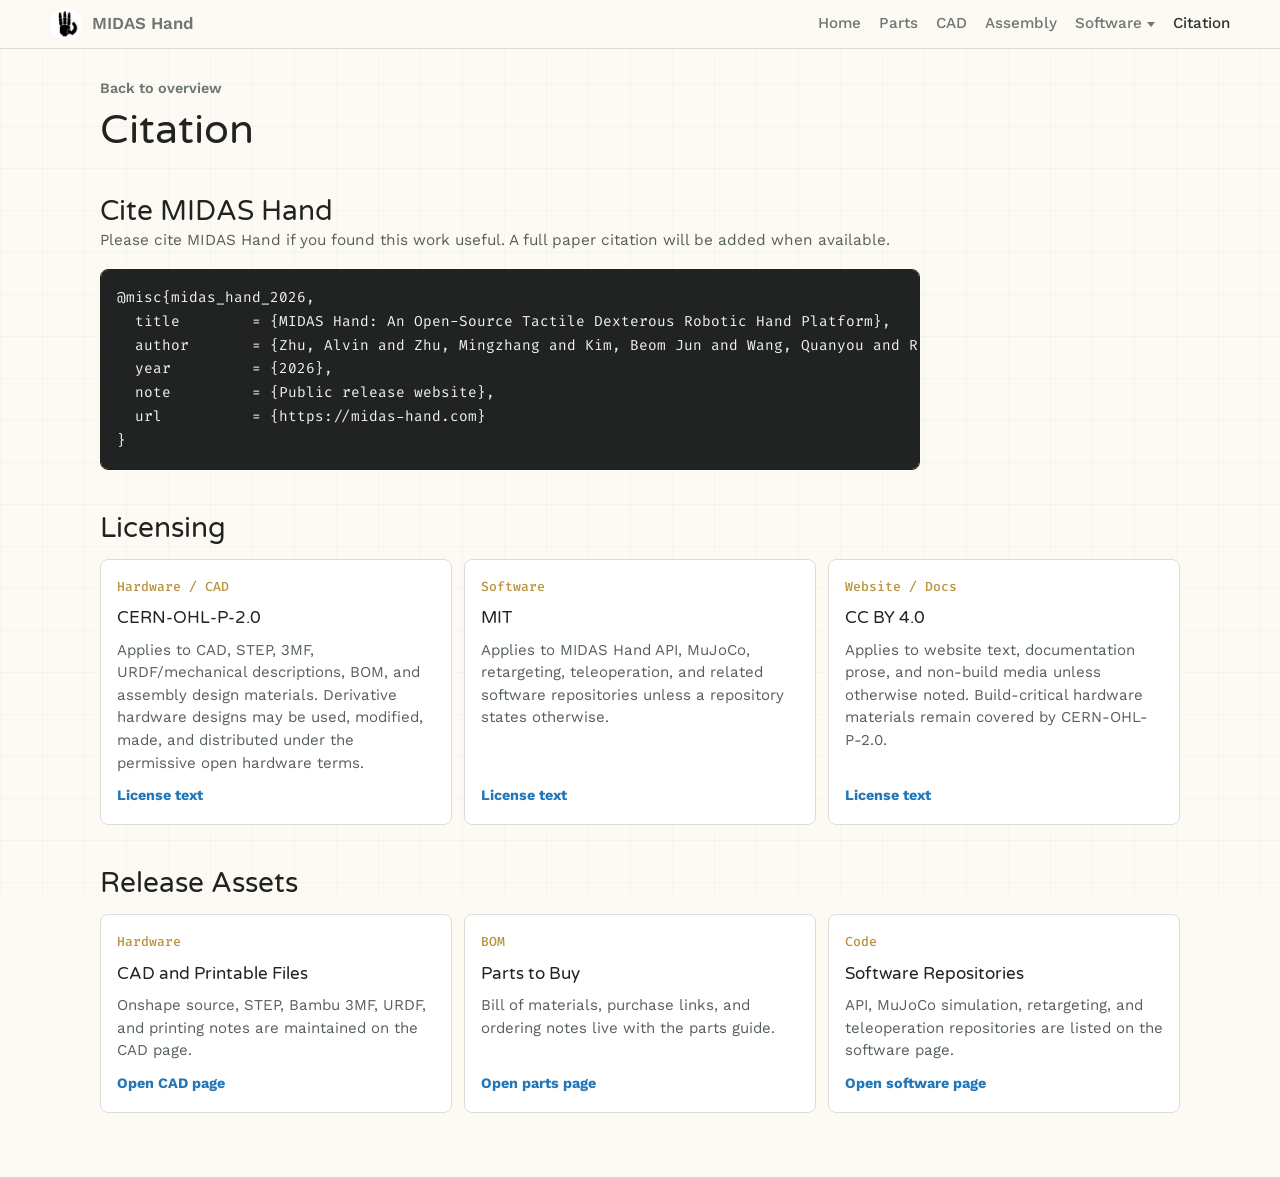
<file: citation.html>
<!doctype html>
<html lang="en">
  <head>
    <meta charset="UTF-8" />
    <meta name="viewport" content="width=device-width, initial-scale=1.0" />
    <title>MIDAS Hand | Citation</title>
    <link rel="icon" href="data/favicon-round.png" type="image/png" />
    <link rel="preconnect" href="https://fonts.googleapis.com" />
    <link rel="preconnect" href="https://fonts.gstatic.com" crossorigin />
    <link
      href="https://fonts.googleapis.com/css2?family=Fira+Code:wght@400;500&amp;family=Open+Sans:wght@400;500;600&amp;family=Varela+Round&amp;family=Work+Sans:wght@400;500;600;700&amp;display=swap"
      rel="stylesheet"
    />
    <link rel="stylesheet" href="styles.css" />
  </head>
  <body>
    <div class="page-background" aria-hidden="true"></div>

    <header class="site-header">
      <div class="container header-inner">
        <a class="brand" href="index.html" aria-label="MIDAS Hand home">
          <img class="brand-icon" src="data/favicon-round.png" alt="" aria-hidden="true" />
          MIDAS Hand
        </a>
        <nav class="nav" aria-label="Primary navigation">
          <a href="index.html">Home</a>
          <a href="parts.html">Parts</a>
          <a href="cad.html">CAD</a>
          <a href="assembly.html">Assembly</a>
          <div class="nav-dropdown">
            <button class="nav-parent" type="button" aria-haspopup="true">Software</button>
            <div class="nav-menu" aria-label="Software pages">
              <a href="software.html">Overview</a>
              <a href="https://github.com/midas-hand-org/midas_hand_api" target="_blank" rel="noopener">API</a>
              <a href="https://github.com/midas-hand-org/midas_hand_mujoco" target="_blank" rel="noopener">MuJoCo</a>
              <a href="https://github.com/midas-hand-org/midas_hand_retargeter" target="_blank" rel="noopener">Retargeter</a>
              <a href="https://github.com/midas-hand-org/midas_hand_teleop" target="_blank" rel="noopener">Teleop</a>
            </div>
          </div>
          <a href="citation.html">Citation</a>
        </nav>
      </div>
    </header>

    <main class="page doc-page">
      <section class="page-intro">
        <a class="back-link" href="index.html">Back to overview</a>
        <h1 class="page-title">Citation</h1>
      </section>

      <section class="section citation-card">
        <h2 class="section-title">Cite MIDAS Hand</h2>
        <p class="section-copy">
          Please cite MIDAS Hand if you found this work useful. A full paper citation will be added when available.
        </p>
        <pre><code>@misc{midas_hand_2026,
  title        = {MIDAS Hand: An Open-Source Tactile Dexterous Robotic Hand Platform},
  author       = {Zhu, Alvin and Zhu, Mingzhang and Kim, Beom Jun and Wang, Quanyou and Ramos, Jose Victor S. H. and Hong, Dennis},
  year         = {2026},
  note         = {Public release website},
  url          = {https://midas-hand.com}
}</code></pre>
      </section>

      <section class="section">
        <div class="section-heading">
          <div>
            <h2 class="section-title">Licensing</h2>
          </div>
        </div>

        <div class="license-grid">
          <article class="license-card">
            <span class="release-index">Hardware / CAD</span>
            <h3>CERN-OHL-P-2.0</h3>
            <p>
              Applies to CAD, STEP, 3MF, URDF/mechanical descriptions, BOM, and assembly design materials. Derivative
              hardware designs may be used, modified, made, and distributed under the permissive open hardware terms.
            </p>
            <a href="https://opensource.org/license/cern-ohl-p-2-0" target="_blank" rel="noopener">License text</a>
          </article>

          <article class="license-card">
            <span class="release-index">Software</span>
            <h3>MIT</h3>
            <p>
              Applies to MIDAS Hand API, MuJoCo, retargeting, teleoperation, and related software repositories unless a
              repository states otherwise.
            </p>
            <a href="https://opensource.org/license/mit" target="_blank" rel="noopener">License text</a>
          </article>

          <article class="license-card">
            <span class="release-index">Website / Docs</span>
            <h3>CC BY 4.0</h3>
            <p>
              Applies to website text, documentation prose, and non-build media unless otherwise noted. Build-critical
              hardware materials remain covered by CERN-OHL-P-2.0.
            </p>
            <a href="https://creativecommons.org/licenses/by/4.0/" target="_blank" rel="noopener">License text</a>
          </article>
        </div>
      </section>

      <section class="section">
        <div class="section-heading">
          <div>
            <h2 class="section-title">Release Assets</h2>
          </div>
        </div>
        <div class="license-grid">
          <article class="license-card">
            <span class="release-index">Hardware</span>
            <h3>CAD and Printable Files</h3>
            <p>Onshape source, STEP, Bambu 3MF, URDF, and printing notes are maintained on the CAD page.</p>
            <a href="cad.html#cad-release-files">Open CAD page</a>
          </article>
          <article class="license-card">
            <span class="release-index">BOM</span>
            <h3>Parts to Buy</h3>
            <p>Bill of materials, purchase links, and ordering notes live with the parts guide.</p>
            <a href="parts.html">Open parts page</a>
          </article>
          <article class="license-card">
            <span class="release-index">Code</span>
            <h3>Software Repositories</h3>
            <p>API, MuJoCo simulation, retargeting, and teleoperation repositories are listed on the software page.</p>
            <a href="software.html">Open software page</a>
          </article>
        </div>
      </section>
    </main>

    <script src="script.js"></script>
  </body>
</html>
</file>
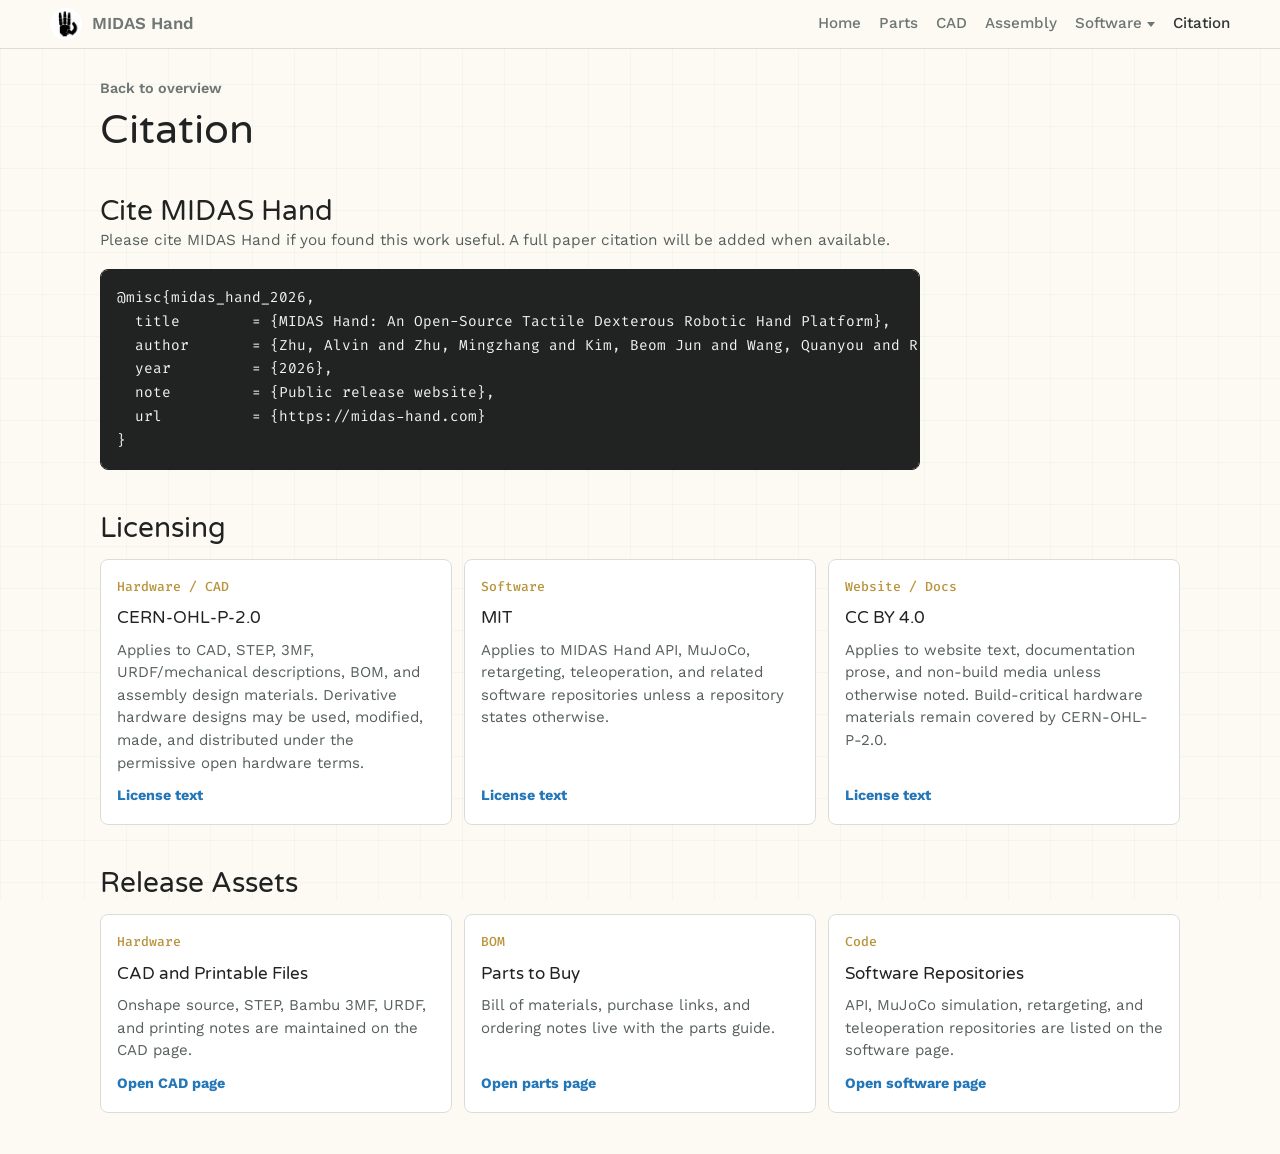
<file: downloads.html>
<!doctype html>
<html lang="en">
  <head>
    <meta charset="UTF-8" />
    <meta name="viewport" content="width=device-width, initial-scale=1.0" />
    <meta http-equiv="refresh" content="0; url=citation.html" />
    <title>MIDAS Hand | Citation</title>
    <link rel="canonical" href="citation.html" />
  </head>
  <body>
    <p><a href="citation.html">Continue to Citation</a></p>
  </body>
</html>
</file>
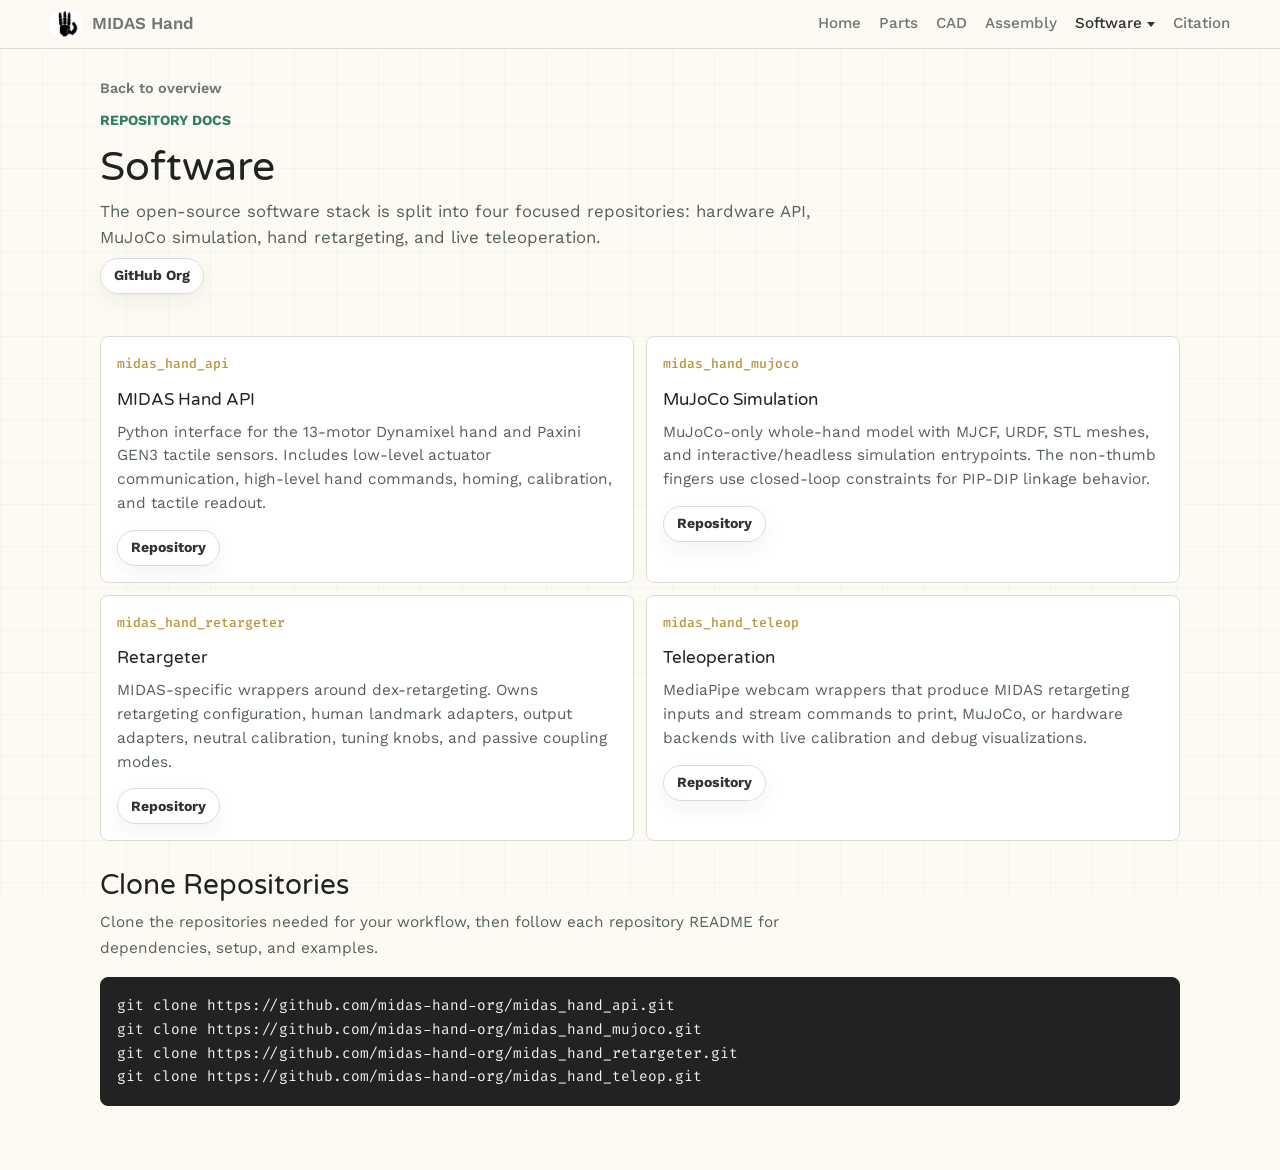
<file: software.html>
<!doctype html>
<html lang="en">
  <head>
    <meta charset="UTF-8" />
    <meta name="viewport" content="width=device-width, initial-scale=1.0" />
    <title>MIDAS Hand | Software</title>
    <link rel="icon" href="data/favicon-round.png" type="image/png" />
    <link rel="preconnect" href="https://fonts.googleapis.com" />
    <link rel="preconnect" href="https://fonts.gstatic.com" crossorigin />
    <link
      href="https://fonts.googleapis.com/css2?family=Fira+Code:wght@400;500&amp;family=Open+Sans:wght@400;500;600&amp;family=Varela+Round&amp;family=Work+Sans:wght@400;500;600;700&amp;display=swap"
      rel="stylesheet"
    />
    <link rel="stylesheet" href="styles.css" />
  </head>
  <body>
    <div class="page-background" aria-hidden="true"></div>

    <header class="site-header">
      <div class="container header-inner">
        <a class="brand" href="index.html" aria-label="MIDAS Hand home">
          <img class="brand-icon" src="data/favicon-round.png" alt="" aria-hidden="true" />
          MIDAS Hand
        </a>
        <nav class="nav" aria-label="Primary navigation">
          <a href="index.html">Home</a>
          <a href="parts.html">Parts</a>
          <a href="cad.html">CAD</a>
          <a href="assembly.html">Assembly</a>
          <div class="nav-dropdown">
            <button class="nav-parent" type="button" aria-haspopup="true">Software</button>
            <div class="nav-menu" aria-label="Software pages">
              <a href="software.html">Overview</a>
              <a href="https://github.com/midas-hand-org/midas_hand_api" target="_blank" rel="noopener">API</a>
              <a href="https://github.com/midas-hand-org/midas_hand_mujoco" target="_blank" rel="noopener">MuJoCo</a>
              <a href="https://github.com/midas-hand-org/midas_hand_retargeter" target="_blank" rel="noopener">Retargeter</a>
              <a href="https://github.com/midas-hand-org/midas_hand_teleop" target="_blank" rel="noopener">Teleop</a>
            </div>
          </div>
          <a href="citation.html">Citation</a>
        </nav>
      </div>
    </header>

    <main class="page doc-page">
      <section class="page-intro">
        <a class="back-link" href="index.html">Back to overview</a>
        <p class="eyebrow">Repository docs</p>
        <h1 class="page-title">Software</h1>
        <p class="page-lede">
          The open-source software stack is split into four focused repositories: hardware API, MuJoCo simulation,
          hand retargeting, and live teleoperation.
        </p>
        <a class="btn compact" href="https://github.com/midas-hand-org" target="_blank" rel="noopener">GitHub Org</a>
      </section>

      <section class="section">
        <div class="software-grid software-repo-grid">
          <article id="api" class="software-card software-repo-card">
            <span class="repo-label">midas_hand_api</span>
            <h3>MIDAS Hand API</h3>
            <p>
              Python interface for the 13-motor Dynamixel hand and Paxini GEN3 tactile sensors. Includes low-level
              actuator communication, high-level hand commands, homing, calibration, and tactile readout.
            </p>
            <a class="btn compact" href="https://github.com/midas-hand-org/midas_hand_api" target="_blank" rel="noopener">Repository</a>
          </article>
          <article id="mujoco" class="software-card software-repo-card">
            <span class="repo-label">midas_hand_mujoco</span>
            <h3>MuJoCo Simulation</h3>
            <p>
              MuJoCo-only whole-hand model with MJCF, URDF, STL meshes, and interactive/headless simulation entrypoints.
              The non-thumb fingers use closed-loop constraints for PIP-DIP linkage behavior.
            </p>
            <a class="btn compact" href="https://github.com/midas-hand-org/midas_hand_mujoco" target="_blank" rel="noopener">Repository</a>
          </article>
          <article id="retargeter" class="software-card software-repo-card">
            <span class="repo-label">midas_hand_retargeter</span>
            <h3>Retargeter</h3>
            <p>
              MIDAS-specific wrappers around dex-retargeting. Owns retargeting configuration, human landmark adapters,
              output adapters, neutral calibration, tuning knobs, and passive coupling modes.
            </p>
            <a class="btn compact" href="https://github.com/midas-hand-org/midas_hand_retargeter" target="_blank" rel="noopener">Repository</a>
          </article>
          <article id="teleop" class="software-card software-repo-card">
            <span class="repo-label">midas_hand_teleop</span>
            <h3>Teleoperation</h3>
            <p>
              MediaPipe webcam wrappers that produce MIDAS retargeting inputs and stream commands to print, MuJoCo, or
              hardware backends with live calibration and debug visualizations.
            </p>
            <a class="btn compact" href="https://github.com/midas-hand-org/midas_hand_teleop" target="_blank" rel="noopener">Repository</a>
          </article>
        </div>
        <div class="software-checkout">
          <h2 class="section-title">Clone Repositories</h2>
          <p class="section-copy">
            Clone the repositories needed for your workflow, then follow each repository README for dependencies, setup,
            and examples.
          </p>
        </div>
        <pre class="install-snippet"><code>git clone https://github.com/midas-hand-org/midas_hand_api.git
git clone https://github.com/midas-hand-org/midas_hand_mujoco.git
git clone https://github.com/midas-hand-org/midas_hand_retargeter.git
git clone https://github.com/midas-hand-org/midas_hand_teleop.git</code></pre>
      </section>
    </main>

    <script src="script.js"></script>
  </body>
</html>
</file>
<file: styles.css>
:root {
  --bg: #fdfaf4;
  --surface: #ffffff;
  --surface-soft: #f7f8f6;
  --ink: #2f3332;
  --ink-muted: #555f5c;
  --ink-soft: #6e7774;
  --border: #d9ddda;
  --border-strong: #c8cfca;
  --accent: #2f3332;
  --accent-blue: #2376b7;
  --accent-green: #2f7d65;
  --accent-gold: #b9943c;
  --shadow-soft: 0 12px 32px rgba(31, 39, 36, 0.08);
  --container: 1180px;
  --content: 1080px;
  --radius-sm: 6px;
  --radius-md: 8px;
}

* {
  box-sizing: border-box;
  letter-spacing: 0;
}

html {
  scroll-behavior: smooth;
}

body {
  margin: 0;
  color: var(--ink);
  font-family: "Work Sans", "Open Sans", sans-serif;
  line-height: 1.65;
  background: var(--bg);
}

.page-background {
  position: fixed;
  inset: 0;
  z-index: -1;
  background:
    linear-gradient(90deg, rgba(35, 118, 183, 0.04) 1px, transparent 1px),
    linear-gradient(180deg, rgba(47, 125, 101, 0.04) 1px, transparent 1px),
    var(--bg);
  background-size: 42px 42px;
}

a {
  color: var(--accent-blue);
  text-decoration: none;
  transition: color 0.2s ease, border-color 0.2s ease, background-color 0.2s ease, transform 0.2s ease;
}

a:hover {
  color: #14598d;
  text-decoration: underline;
  text-underline-offset: 3px;
}

svg {
  display: block;
}

img,
video,
iframe {
  max-width: 100%;
}

.container {
  width: calc(100% - 48px);
  max-width: var(--container);
  margin: 0 auto;
}

.site-header {
  position: sticky;
  top: 0;
  z-index: 50;
  border-bottom: 1px solid var(--border);
  background: rgba(253, 250, 244, 0.92);
  backdrop-filter: blur(12px);
}

.header-inner {
  display: flex;
  align-items: center;
  justify-content: space-between;
  gap: 24px;
  padding: 8px 0;
}

.brand {
  display: inline-flex;
  align-items: center;
  gap: 10px;
  color: var(--ink-soft);
  font-size: 1.05rem;
  font-weight: 600;
}

.brand:hover {
  color: var(--ink);
  text-decoration: none;
}

.brand-icon {
  display: block;
  flex: 0 0 auto;
  width: 32px;
  height: 32px;
  padding: 2px;
  border-radius: 50%;
  background: #ffffff;
  object-fit: contain;
  box-sizing: border-box;
}

.nav {
  display: flex;
  align-items: center;
  flex-wrap: wrap;
  justify-content: flex-end;
  gap: 8px 18px;
  min-width: 0;
  font-size: 0.95rem;
}

.nav a,
.nav-parent {
  color: var(--ink-soft);
  font: inherit;
  font-weight: 500;
}

.nav a:hover,
.nav a.active,
.nav-dropdown.active .nav-parent,
.nav-parent:hover,
.nav-parent:focus-visible {
  color: var(--ink);
  text-decoration: none;
}

.nav-dropdown {
  position: relative;
  display: inline-flex;
  align-items: center;
  min-height: 28px;
}

.nav-dropdown::after {
  content: "";
  position: absolute;
  top: 100%;
  right: 0;
  left: 0;
  height: 10px;
}

.nav-parent {
  display: inline-flex;
  align-items: center;
  gap: 5px;
  padding: 0;
  border: 0;
  background: transparent;
  cursor: pointer;
}

.nav-parent::after {
  content: "";
  width: 0;
  height: 0;
  margin-top: 2px;
  border-left: 4px solid transparent;
  border-right: 4px solid transparent;
  border-top: 5px solid currentColor;
}

.nav-menu {
  position: absolute;
  top: calc(100% + 8px);
  left: 50%;
  z-index: 60;
  display: grid;
  min-width: 154px;
  padding: 8px;
  border: 1px solid var(--border);
  border-radius: var(--radius-md);
  background: rgba(255, 255, 255, 0.96);
  box-shadow: var(--shadow-soft);
  opacity: 0;
  pointer-events: none;
  transform: translate(-50%, -4px);
  transition: opacity 0.18s ease, transform 0.18s ease;
}

.nav-menu a {
  padding: 7px 9px;
  border-radius: var(--radius-sm);
  color: var(--ink-soft);
  font-size: 0.9rem;
  white-space: nowrap;
}

.nav-menu a:hover {
  color: var(--ink);
  background: var(--surface-soft);
  text-decoration: none;
}

.nav-dropdown:hover .nav-menu,
.nav-dropdown:focus-within .nav-menu {
  opacity: 1;
  pointer-events: auto;
  transform: translate(-50%, 0);
}

.doc-page {
  max-width: var(--content);
}

.page-intro {
  display: grid;
  gap: 8px;
  width: 100%;
  max-width: 760px;
  min-width: 0;
  margin-top: 6px;
}

.back-link {
  width: fit-content;
  color: var(--ink-soft);
  font-size: 0.9rem;
  font-weight: 600;
}

.back-link:hover {
  color: var(--ink);
}

.page-title {
  margin: 0;
  color: #202322;
  font-family: "Varela Round", "Work Sans", sans-serif;
  font-size: 2.55rem;
  font-weight: 400;
  line-height: 1.08;
}

.page-lede {
  margin: 0;
  color: var(--ink-muted);
  font-size: 1.05rem;
  line-height: 1.55;
}

.page {
  width: calc(100% - 48px);
  max-width: var(--content);
  margin: 0 auto;
  padding: 22px 0 64px;
}

.section {
  min-width: 0;
  margin-top: 42px;
  scroll-margin-top: 86px;
}

.cad-page {
  padding-top: 20px;
}

.cad-page .page-intro {
  gap: 7px;
  margin-top: 6px;
}

.cad-page .section {
  margin-top: 30px;
}

.cad-page .cad-viewer-section {
  margin-top: 18px;
}

.hero {
  display: grid;
  grid-template-columns: minmax(0, 1fr) minmax(340px, 0.76fr);
  gap: 28px;
  align-items: stretch;
  margin-top: 18px;
}

.hero-copy {
  min-width: 0;
}

.eyebrow {
  margin: 0 0 6px;
  color: var(--accent-green);
  font-size: 0.88rem;
  font-weight: 700;
  text-transform: uppercase;
}

.hero-title {
  margin: 0;
  color: #202322;
  font-family: "Varela Round", "Work Sans", sans-serif;
  font-size: 3rem;
  font-weight: 400;
  line-height: 1.04;
}

.hero-subtitle {
  margin: 10px 0 0;
  max-width: 660px;
  color: var(--ink-muted);
  font-size: 1.1rem;
  line-height: 1.45;
}

.hero-summary-line {
  margin: 7px 0 0;
  max-width: 660px;
  color: var(--ink-soft);
  font-size: 0.98rem;
  line-height: 1.45;
}

.authors {
  margin: 12px 0 0;
  color: var(--ink-soft);
  font-size: 0.96rem;
}

.placeholder-text {
  color: var(--ink-soft);
}

.hero-actions {
  display: flex;
  flex-wrap: wrap;
  gap: 10px;
  margin-top: 22px;
}

.btn {
  display: inline-flex;
  align-items: center;
  justify-content: center;
  max-width: 100%;
  min-height: 42px;
  gap: 8px;
  padding: 9px 16px;
  border: 1px solid var(--border);
  border-radius: 999px;
  color: var(--ink);
  background: var(--surface);
  font-size: 0.95rem;
  font-weight: 700;
  line-height: 1.1;
  text-align: center;
  box-shadow: 0 8px 20px rgba(31, 39, 36, 0.05);
}

.btn:hover {
  transform: translateY(-1px);
  border-color: var(--border-strong);
  color: var(--ink);
  background: #f2f4f1;
  text-decoration: none;
}

.btn.primary {
  border-color: var(--accent);
  color: #ffffff;
  background: var(--accent);
}

.btn.primary:hover {
  color: #ffffff;
  background: #1f2423;
}

.btn.compact {
  min-height: 36px;
  padding: 7px 13px;
  font-size: 0.88rem;
}

.page-intro .btn.compact {
  justify-self: start;
}

.page-actions {
  display: flex;
  flex-wrap: wrap;
  gap: 9px;
}

.btn-icon {
  width: 18px;
  height: 18px;
}

.btn-icon svg {
  width: 18px;
  height: 18px;
}

.btn-icon path {
  fill: none;
  stroke: currentColor;
  stroke-width: 1.8;
  stroke-linecap: round;
  stroke-linejoin: round;
}

.btn-icon path:first-child:last-child,
.btn:not(.primary) .btn-icon path[fill] {
  fill: currentColor;
  stroke: none;
}

.hero-media {
  min-height: 330px;
}

.hero-viewer {
  position: relative;
  height: 360px;
  align-self: center;
  border-radius: var(--radius-md);
  overflow: hidden;
  cursor: grab;
}

.hero-viewer:active {
  cursor: grabbing;
}

.hero-viewer .hero-canvas {
  position: absolute;
  inset: 0;
  display: block;
  width: 100%;
  height: 100%;
  opacity: 0;
  transition: opacity 0.6s ease;
}

.hero-viewer.is-loaded .hero-canvas {
  opacity: 1;
}

.hero-noscript {
  position: absolute;
  inset: 0;
  display: grid;
  place-items: center;
  color: var(--ink-muted);
  text-align: center;
}

.placeholder-media {
  position: relative;
  overflow: hidden;
  display: grid;
  place-items: center;
  min-width: 0;
  border: 1px solid var(--border);
  border-radius: var(--radius-md);
  background:
    linear-gradient(135deg, rgba(255, 255, 255, 0.82), rgba(247, 248, 246, 0.92)),
    repeating-linear-gradient(90deg, rgba(47, 51, 50, 0.06) 0 1px, transparent 1px 26px);
  box-shadow: var(--shadow-soft);
}

.placeholder-grid {
  position: absolute;
  inset: 18px;
  display: grid;
  grid-template-columns: repeat(2, minmax(0, 1fr));
  gap: 12px;
}

.placeholder-grid span,
.placeholder-tile {
  border: 1px dashed var(--border-strong);
  border-radius: var(--radius-md);
  background:
    linear-gradient(135deg, rgba(185, 148, 60, 0.13), transparent 58%),
    rgba(255, 255, 255, 0.58);
}

.placeholder-caption {
  position: relative;
  z-index: 1;
  display: grid;
  gap: 4px;
  max-width: 320px;
  padding: 16px 18px;
  border: 1px solid var(--border);
  border-radius: var(--radius-md);
  color: var(--ink-muted);
  text-align: center;
  background: rgba(255, 255, 255, 0.88);
  box-shadow: 0 12px 24px rgba(31, 39, 36, 0.08);
}

.placeholder-caption strong {
  color: var(--ink);
  font-family: "Varela Round", "Work Sans", sans-serif;
  font-size: 1.02rem;
  font-weight: 400;
}

.placeholder-caption span {
  font-size: 0.88rem;
  line-height: 1.4;
}

.section-heading {
  display: flex;
  align-items: end;
  justify-content: space-between;
  gap: 16px;
  margin-bottom: 14px;
}

.section-title {
  margin: 0;
  color: #202322;
  font-family: "Varela Round", "Work Sans", sans-serif;
  font-size: 1.72rem;
  font-weight: 400;
  line-height: 1.2;
}

.subsection-title {
  margin: 0 0 8px;
  color: #202322;
  font-family: "Varela Round", "Work Sans", sans-serif;
  font-size: 1.08rem;
  font-weight: 400;
}

.section-kicker {
  margin: 0;
  color: var(--ink-soft);
  font-size: 0.92rem;
  font-weight: 600;
}

.section-copy,
.overview-copy p,
.assembly-step p,
.software-card p {
  color: var(--ink-muted);
  font-size: 0.96rem;
}

.section-copy {
  max-width: 820px;
  margin: 0 0 16px;
}

.overview-grid {
  display: grid;
  grid-template-columns: minmax(0, 1.15fr) minmax(300px, 0.85fr);
  gap: 22px;
  align-items: start;
}

.overview-copy p {
  margin: 0 0 12px;
}

.overview-copy p:last-child {
  margin-bottom: 0;
}

.spec-grid {
  display: grid;
  grid-template-columns: repeat(2, minmax(0, 1fr));
  gap: 8px;
}

.spec-item {
  display: grid;
  gap: 4px;
  min-height: 0;
  padding: 12px 13px;
  border: 1px solid var(--border);
  border-radius: var(--radius-md);
  background: var(--surface);
}

.spec-label {
  display: block;
  color: var(--ink-soft);
  font-size: 0.72rem;
  font-weight: 700;
  text-transform: uppercase;
}

.spec-item strong {
  display: block;
  margin-top: 0;
  color: var(--accent-gold);
  font-family: "Varela Round", "Work Sans", sans-serif;
  font-size: 1.38rem;
  font-weight: 400;
  line-height: 1.18;
  white-space: nowrap;
}

[data-count-up] {
  display: inline-block;
  font-variant-numeric: tabular-nums;
}

.demo-feature {
  display: grid;
  gap: 12px;
}

.demo-grid {
  display: grid;
  grid-template-columns: repeat(2, minmax(0, 1fr));
  column-gap: 14px;
  row-gap: 30px;
  margin-top: 16px;
}

.demo-card {
  display: grid;
  gap: 8px;
  min-width: 0;
}

.demo-card h3 {
  margin: 0;
  color: var(--ink);
  font-family: "Work Sans", "Open Sans", sans-serif;
  font-size: 1.03rem;
  font-weight: 700;
  line-height: 1.25;
}

.demo-card-heading {
  display: flex;
  align-items: center;
  justify-content: space-between;
  gap: 10px;
  min-width: 0;
}

.demo-card-heading h3 {
  min-width: 0;
}

.demo-code-link {
  min-height: 34px;
  padding: 6px 12px;
  flex: 0 0 auto;
}

.demo-card p {
  margin: 0;
  color: var(--ink-muted);
  font-size: 0.94rem;
  line-height: 1.55;
}

.demo-video {
  overflow: hidden;
  border: 1px solid var(--border);
  border-radius: var(--radius-md);
  background: #202322;
  aspect-ratio: 16 / 9;
  box-shadow: var(--shadow-soft);
}

.demo-video iframe,
.demo-video video {
  display: block;
  width: 100%;
  height: 100%;
  border: 0;
}

.demo-video video {
  object-fit: cover;
}

.trailer-video {
  max-width: 1040px;
  margin: 0 auto;
}

.video-poster {
  position: relative;
  display: block;
  width: 100%;
  height: 100%;
  padding: 0;
  border: 0;
  color: #ffffff;
  background: #202322;
  cursor: pointer;
}

.video-poster img {
  display: block;
  width: 100%;
  height: 100%;
  object-fit: cover;
  transition: transform 0.2s ease, filter 0.2s ease;
}

.video-poster::after {
  content: "";
  position: absolute;
  inset: 0;
  background: linear-gradient(180deg, rgba(32, 35, 34, 0), rgba(32, 35, 34, 0.16));
  pointer-events: none;
}

.video-poster-play {
  position: absolute;
  left: 50%;
  top: 50%;
  z-index: 1;
  display: grid;
  place-items: center;
  width: 68px;
  height: 48px;
  border-radius: 13px;
  background: #ff0000;
  transform: translate(-50%, -50%);
  box-shadow: 0 10px 24px rgba(32, 35, 34, 0.24);
}

.video-poster-play::before {
  content: "";
  width: 0;
  height: 0;
  margin-left: 4px;
  border-top: 11px solid transparent;
  border-bottom: 11px solid transparent;
  border-left: 18px solid #ffffff;
}

.video-poster:hover img,
.video-poster:focus-visible img {
  filter: brightness(1.04);
  transform: scale(1.01);
}

.video-poster:focus-visible {
  outline: 3px solid var(--accent-blue);
  outline-offset: -3px;
}

.demo-frame {
  position: relative;
  overflow: hidden;
  display: grid;
  align-items: end;
  min-height: 230px;
  padding: 16px;
  border: 1px solid var(--border);
  border-radius: var(--radius-md);
  color: var(--ink);
  background:
    linear-gradient(180deg, rgba(32, 35, 34, 0.02), rgba(32, 35, 34, 0.12)),
    linear-gradient(135deg, rgba(35, 118, 183, 0.12), rgba(47, 125, 101, 0.12)),
    var(--surface);
  box-shadow: var(--shadow-soft);
}

.demo-frame::before {
  content: "";
  position: absolute;
  inset: 14px;
  border: 1px dashed rgba(47, 51, 50, 0.22);
  border-radius: var(--radius-sm);
}

.demo-frame-large {
  min-height: 420px;
}

.demo-frame strong,
.demo-frame span {
  position: relative;
  z-index: 1;
  display: block;
}

.demo-frame strong {
  font-family: "Varela Round", "Work Sans", sans-serif;
  font-size: 1.12rem;
  font-weight: 400;
}

.demo-frame span {
  color: var(--ink-muted);
  font-size: 0.9rem;
}

.play-marker {
  position: absolute;
  top: 16px;
  right: 16px;
  display: grid;
  place-items: center;
  width: 42px;
  height: 42px;
  border-radius: 50%;
  background: rgba(47, 51, 50, 0.9);
}

.play-marker::before {
  content: "";
  width: 0;
  height: 0;
  margin-left: 3px;
  border-top: 8px solid transparent;
  border-bottom: 8px solid transparent;
  border-left: 12px solid #ffffff;
}

.directory-grid,
.software-grid {
  display: grid;
  grid-template-columns: repeat(4, minmax(0, 1fr));
  gap: 12px;
}

.directory-card,
.software-card {
  padding: 16px;
  border: 1px solid var(--border);
  border-radius: var(--radius-md);
  background: var(--surface);
}

.directory-card {
  color: var(--ink);
}

.directory-card:hover {
  transform: translateY(-2px);
  border-color: var(--border-strong);
  color: var(--ink);
  background: #fbfcfa;
  text-decoration: none;
}

.release-index {
  color: var(--accent-gold);
  font-family: "Fira Code", monospace;
  font-size: 0.82rem;
  font-weight: 500;
}

.directory-card h3,
.software-card h3,
.assembly-step h3 {
  margin: 5px 0 6px;
  color: #202322;
  font-family: "Varela Round", "Work Sans", sans-serif;
  font-size: 1.04rem;
  font-weight: 400;
  line-height: 1.25;
}

.directory-card p,
.software-card p,
.assembly-step p {
  margin: 0;
  line-height: 1.55;
}

.table-wrap {
  overflow-x: auto;
  max-width: 100%;
  min-width: 0;
  border: 1px solid var(--border);
  border-radius: var(--radius-md);
  background: var(--surface);
}

table {
  width: 100%;
  min-width: 760px;
  border-collapse: collapse;
  font-size: 0.92rem;
}

th,
td {
  padding: 13px 14px;
  border-bottom: 1px solid var(--border);
  text-align: left;
  vertical-align: top;
}

th {
  color: var(--ink);
  background: var(--surface-soft);
  font-size: 0.78rem;
  font-weight: 800;
  text-transform: uppercase;
}

td {
  color: var(--ink-muted);
}

tbody tr:last-child td {
  border-bottom: 0;
}

td:first-child {
  color: var(--ink);
  font-weight: 700;
}

.bom-summary-grid {
  display: grid;
  grid-template-columns: repeat(3, minmax(0, 1fr));
  gap: 10px;
  margin-bottom: 14px;
}

.bom-stat-card {
  padding: 13px 14px;
  border: 1px solid var(--border);
  border-radius: var(--radius-md);
  background: var(--surface);
}

.bom-stat-card > span {
  display: block;
  color: var(--ink-soft);
  font-size: 0.72rem;
  font-weight: 700;
  text-transform: uppercase;
}

.bom-stat-card strong {
  display: block;
  margin-top: 4px;
  color: var(--accent-gold);
  font-family: "Varela Round", "Work Sans", sans-serif;
  font-size: 1.35rem;
  font-weight: 400;
  line-height: 1.15;
}

.bom-stack {
  display: grid;
  gap: 12px;
  min-width: 0;
}

.bom-group {
  min-width: 0;
  max-width: 100%;
  border: 1px solid var(--border);
  border-radius: var(--radius-md);
  background: var(--surface);
  overflow: hidden;
}

.bom-group > summary {
  display: flex;
  align-items: center;
  justify-content: space-between;
  gap: 12px;
  padding: 13px 15px;
  color: var(--ink);
  cursor: pointer;
  font-weight: 700;
  list-style: none;
}

.bom-group > summary::-webkit-details-marker {
  display: none;
}

.bom-group > summary::before {
  content: "+";
  display: inline-flex;
  align-items: center;
  justify-content: center;
  flex: 0 0 auto;
  width: 20px;
  height: 20px;
  border: 1px solid var(--border);
  border-radius: 50%;
  color: var(--ink-soft);
  font-family: "Fira Code", monospace;
  font-size: 0.8rem;
}

.bom-group[open] > summary::before {
  content: "-";
}

.bom-group > summary span:first-child {
  margin-right: auto;
}

.bom-group > summary span:last-child {
  color: var(--ink-soft);
  font-size: 0.86rem;
  font-weight: 600;
  text-align: right;
}

.bom-subgroup {
  border-top: 1px solid var(--border);
  background: #fbfcfa;
}

.bom-subgroup > summary {
  display: flex;
  align-items: center;
  justify-content: space-between;
  gap: 12px;
  padding: 12px 15px 12px 34px;
  color: var(--ink);
  cursor: pointer;
  font-size: 0.92rem;
  font-weight: 700;
  list-style: none;
}

.bom-subgroup > summary::-webkit-details-marker {
  display: none;
}

.bom-subgroup > summary::before {
  content: "+";
  display: inline-flex;
  align-items: center;
  justify-content: center;
  flex: 0 0 auto;
  width: 18px;
  height: 18px;
  border: 1px solid var(--border);
  border-radius: 50%;
  color: var(--ink-soft);
  background: var(--surface);
  font-family: "Fira Code", monospace;
  font-size: 0.76rem;
}

.bom-subgroup[open] > summary::before {
  content: "-";
}

.bom-subgroup > summary span:first-child {
  margin-right: auto;
}

.bom-subgroup > summary span:last-child {
  color: var(--ink-soft);
  font-size: 0.84rem;
  font-weight: 600;
  text-align: right;
}

.bom-table-wrap {
  border-width: 1px 0 0;
  border-radius: 0;
}

.bom-table {
  width: 100%;
  min-width: 850px;
  table-layout: fixed;
  font-size: 0.9rem;
}

.bom-table th,
.bom-table td {
  padding: 11px 13px;
}

.bom-table th:nth-child(1),
.bom-table td:nth-child(1) {
  width: 34%;
}

.bom-table th:nth-child(2),
.bom-table td:nth-child(2) {
  width: 9%;
}

.bom-table th:nth-child(3),
.bom-table td:nth-child(3) {
  width: 12%;
}

.bom-table th:nth-child(4),
.bom-table td:nth-child(4) {
  width: 13%;
}

.bom-table th:nth-child(5),
.bom-table td:nth-child(5) {
  width: 13%;
}

.bom-table th:nth-child(6),
.bom-table td:nth-child(6) {
  width: 19%;
}

.bom-table-printed th:nth-child(1),
.bom-table-printed td:nth-child(1) {
  width: 52%;
}

.bom-table-printed th:nth-child(2),
.bom-table-printed td:nth-child(2) {
  width: 10%;
}

.bom-table-printed th:nth-child(3),
.bom-table-printed td:nth-child(3) {
  width: 20%;
  text-align: left;
}

.bom-table-printed th:nth-child(4),
.bom-table-printed td:nth-child(4) {
  width: 18%;
  text-align: left;
}

.bom-table th:nth-child(2),
.bom-table td:nth-child(2),
.bom-table th:nth-child(3),
.bom-table td:nth-child(3),
.bom-table th:nth-child(4),
.bom-table td:nth-child(4) {
  text-align: right;
}

.bom-table-printed th:nth-child(3),
.bom-table-printed td:nth-child(3),
.bom-table-printed th:nth-child(4),
.bom-table-printed td:nth-child(4) {
  text-align: left;
}

.bom-row-detail > td {
  padding: 0;
  background: var(--surface-soft);
}

.bom-inline-guide {
  margin: 0;
  border-top: 1px solid var(--border);
}

.bom-inline-guide > summary span:first-child {
  font-size: 0.9rem;
  font-weight: 600;
}

.bom-inline-guide > summary span:last-child {
  font-size: 0.82rem;
  font-weight: 600;
}

.official-bundles {
  display: grid;
  gap: 12px;
  margin-bottom: 12px;
}

.official-bundle-card {
  display: grid;
  grid-template-columns: minmax(0, 1fr) auto;
  gap: 14px;
  align-items: center;
  min-width: 0;
  padding: 18px;
  border: 1px solid var(--border-strong);
  border-radius: var(--radius-md);
  background:
    linear-gradient(90deg, rgba(185, 148, 60, 0.16), rgba(47, 125, 101, 0.08)),
    #fffdf8;
  box-shadow: var(--shadow-soft);
}

.official-bundle-card-wide {
  grid-template-columns: minmax(360px, 0.9fr) minmax(300px, 1fr);
  grid-template-areas:
    "topline topline"
    "banner copy";
  align-items: start;
}

.official-bundle-card-simple {
  grid-template-columns: 1fr;
  align-items: start;
}

.official-bundle-copy {
  min-width: 0;
}

.official-bundle-card-wide .official-bundle-copy {
  grid-area: copy;
}

.bundle-topline {
  display: flex;
  align-items: flex-start;
  flex-wrap: wrap;
  gap: 14px 24px;
}

.official-bundle-card-wide .bundle-topline {
  grid-area: topline;
}

.bundle-heading {
  display: grid;
  gap: 6px;
  min-width: 0;
}

.bundle-banner-button {
  display: block;
  grid-area: banner;
  width: 100%;
  min-width: 0;
  padding: 0;
  border: 0;
  border-radius: var(--radius-md);
  background: transparent;
  cursor: zoom-in;
}

.bundle-banner-button:focus-visible {
  outline: 3px solid rgba(47, 125, 101, 0.32);
  outline-offset: 3px;
}

.bundle-banner {
  display: block;
  width: 100%;
  aspect-ratio: 1920 / 1081;
  height: auto;
  border: 1px solid var(--border);
  border-radius: var(--radius-md);
  object-fit: contain;
  object-position: center;
  background: var(--surface);
}

.official-bundle-card h3 {
  margin: 0;
  color: var(--ink);
  font-size: 1.05rem;
  line-height: 1.25;
}

.official-bundle-card p {
  margin: 0;
  color: var(--ink-muted);
  font-size: 0.93rem;
  line-height: 1.5;
}

.bundle-label {
  display: block;
  margin-bottom: 3px;
  color: var(--accent-gold);
  font-family: "Fira Code", monospace;
  font-size: 0.72rem;
  font-weight: 600;
  text-transform: uppercase;
}

.bundle-actions {
  display: flex;
  flex-wrap: wrap;
  align-items: stretch;
  justify-content: flex-start;
  gap: 8px;
}

.official-bundle-card-wide .bundle-actions {
  flex-direction: row;
}

.qty-pack {
  display: inline-flex;
  min-width: 54px;
  flex-direction: column;
  align-items: flex-end;
  gap: 2px;
  line-height: 1.15;
}

.qty-pack strong {
  color: var(--ink);
  font-size: 0.92rem;
  font-weight: 650;
}

.qty-pack span {
  color: var(--ink-soft);
  font-size: 0.74rem;
  font-weight: 650;
  letter-spacing: 0;
  text-transform: uppercase;
}

.bom-details summary {
  width: fit-content;
  padding: 5px 9px;
  border: 1px solid var(--border);
  border-radius: 999px;
  color: var(--ink);
  background: var(--surface-soft);
  font-size: 0.8rem;
  font-weight: 700;
  cursor: pointer;
  list-style: none;
}

.bom-details summary::-webkit-details-marker {
  display: none;
}

.bom-details[open] summary {
  margin-bottom: 9px;
}

.bom-details dl {
  display: grid;
  grid-template-columns: 1fr;
  gap: 4px;
  width: 100%;
  min-width: 0;
  margin: 0;
  padding: 10px;
  border: 1px solid var(--border);
  border-radius: var(--radius-sm);
  background: #fbfcfa;
}

.bom-details dt {
  color: var(--ink-soft);
  font-size: 0.74rem;
  font-weight: 700;
  text-transform: uppercase;
}

.bom-details dd {
  margin: 0 0 5px;
  color: var(--ink-muted);
  line-height: 1.4;
}

.bom-details dd:last-child {
  margin-bottom: 0;
}

.bom-details p {
  min-width: 220px;
  margin: 0;
  padding: 10px;
  border: 1px solid var(--border);
  border-radius: var(--radius-sm);
  color: var(--ink-muted);
  background: #fbfcfa;
}

.bom-order-guide {
  display: grid;
  gap: 14px;
  padding: 0 15px 16px;
}

.bom-order-guide ol {
  display: grid;
  gap: 7px;
  margin: 0;
  padding: 13px 15px 13px 34px;
  border: 1px solid var(--border);
  border-radius: var(--radius-sm);
  color: var(--ink-muted);
  background: #fbfcfa;
  font-size: 0.92rem;
  line-height: 1.5;
}

.bom-order-guide strong {
  color: var(--ink);
}

.bom-order-guide .assembly-step-video {
  margin: 0;
}

.cad-layout {
  display: grid;
  grid-template-columns: minmax(0, 1.35fr) minmax(280px, 0.65fr);
  gap: 20px;
  align-items: stretch;
}

.cad-viewer {
  position: relative;
  overflow: hidden;
  min-height: 500px;
  min-width: 0;
  border-radius: var(--radius-md);
  background:
    linear-gradient(180deg, rgba(255, 255, 255, 0.86), rgba(247, 248, 246, 0.82)),
    linear-gradient(90deg, rgba(35, 118, 183, 0.07) 1px, transparent 1px),
    linear-gradient(180deg, rgba(47, 125, 101, 0.07) 1px, transparent 1px),
    #eef2ef;
  background-size: auto, 34px 34px, 34px 34px, auto;
}

.cad-canvas {
  position: absolute;
  inset: 0;
  display: block;
  width: 100%;
  height: 100%;
  outline: none;
  touch-action: none;
}

.cad-toolbar {
  position: absolute;
  top: 12px;
  right: 12px;
  z-index: 2;
  display: flex;
  gap: 8px;
}

.cad-tool {
  display: inline-flex;
  align-items: center;
  justify-content: center;
  width: 40px;
  height: 40px;
  padding: 0;
  border: 1px solid rgba(47, 51, 50, 0.2);
  border-radius: var(--radius-sm);
  color: var(--ink);
  background: rgba(255, 255, 255, 0.86);
  box-shadow: 0 8px 18px rgba(31, 39, 36, 0.08);
  cursor: pointer;
  transition: background-color 0.2s ease, border-color 0.2s ease, transform 0.2s ease;
}

.cad-tool:hover,
.cad-tool:focus-visible,
.cad-tool.is-active {
  border-color: rgba(47, 51, 50, 0.34);
  background: #ffffff;
}

.cad-tool:hover {
  transform: translateY(-1px);
}

.cad-tool svg {
  width: 19px;
  height: 19px;
}

.cad-tool path {
  fill: none;
  stroke: currentColor;
  stroke-width: 1.8;
  stroke-linecap: round;
  stroke-linejoin: round;
}

.cad-status,
.cad-noscript {
  position: absolute;
  left: 12px;
  bottom: 12px;
  z-index: 2;
  max-width: calc(100% - 24px);
  padding: 8px 10px;
  border: 1px solid rgba(47, 51, 50, 0.14);
  border-radius: var(--radius-sm);
  color: var(--ink-muted);
  background: rgba(255, 255, 255, 0.9);
  font-size: 0.86rem;
  font-weight: 600;
  line-height: 1.25;
  transition: opacity 0.2s ease;
}

.cad-viewer.is-loaded .cad-status {
  opacity: 0;
  pointer-events: none;
}

.cad-viewer.is-error .cad-status {
  color: #8d2c24;
  opacity: 1;
}

.cad-release-grid {
  display: grid;
  grid-template-columns: repeat(4, minmax(0, 1fr));
  gap: 12px;
}

.cad-release-card {
  display: grid;
  grid-template-rows: auto auto minmax(104px, 1fr) minmax(32px, auto) auto;
  gap: 10px;
  align-content: stretch;
  min-width: 0;
  padding: 16px;
  border: 1px solid var(--border);
  border-radius: var(--radius-md);
  background: var(--surface);
}

.cad-release-card .release-index {
  font-size: 0.72rem;
  text-transform: uppercase;
}

.cad-release-card h3 {
  margin: 0;
  color: #202322;
  font-family: "Work Sans", "Open Sans", sans-serif;
  font-size: 1.03rem;
  font-weight: 600;
  line-height: 1.25;
}

.cad-release-card p {
  margin: 0;
  color: var(--ink-muted);
  font-size: 0.9rem;
  line-height: 1.45;
}

.cad-release-card .btn {
  width: fit-content;
  margin-top: 4px;
  min-height: 36px;
  padding: 7px 13px;
  font-size: 0.86rem;
}

.inline-guide-link {
  width: fit-content;
  color: var(--accent-blue);
  font-size: 0.86rem;
  font-weight: 700;
  line-height: 1.35;
}

.cad-print-notes {
  display: grid;
  grid-template-columns: minmax(0, 0.9fr) minmax(280px, 1.1fr);
  gap: 20px;
  margin-top: 16px;
  padding: 18px;
  border: 1px solid var(--border);
  border-radius: var(--radius-md);
  background: var(--surface);
}

.cad-print-notes h3,
.cad-print-notes h4 {
  margin: 0 0 9px;
  color: var(--ink);
  font-family: "Work Sans", "Open Sans", sans-serif;
  font-size: 1rem;
  font-weight: 700;
  line-height: 1.25;
}

.cad-print-notes h3 {
  font-size: 1.12rem;
}

.cad-print-notes p,
.cad-print-notes li {
  color: var(--ink-muted);
  font-size: 0.93rem;
  line-height: 1.55;
}

.cad-print-notes p {
  margin: 0 0 10px;
}

.cad-print-notes ul {
  display: grid;
  gap: 7px;
  margin: 0;
  padding-left: 18px;
}

.cad-print-notes strong {
  color: var(--ink);
}

.cad-print-warning {
  grid-column: 1 / -1;
  margin: 0;
  padding-top: 13px;
  border-top: 1px solid var(--border);
}

.cad-release-spacer {
  min-height: 32px;
}

body.modal-open {
  overflow: hidden;
}

.license-modal {
  position: fixed;
  inset: 0;
  z-index: 100;
  display: grid;
  place-items: center;
  padding: 24px;
  background: rgba(32, 35, 34, 0.46);
}

.license-modal[hidden] {
  display: none;
}

.license-dialog {
  width: min(100%, 680px);
  max-height: min(720px, calc(100vh - 48px));
  overflow: auto;
  border: 1px solid var(--border);
  border-radius: var(--radius-md);
  background: var(--surface);
  box-shadow: 0 28px 80px rgba(31, 39, 36, 0.22);
}

.license-dialog form {
  display: grid;
  gap: 18px;
  padding: 22px;
}

.license-header {
  display: grid;
  gap: 8px;
}

.license-header h2 {
  margin: 0;
  color: #202322;
  font-family: "Varela Round", "Work Sans", sans-serif;
  font-size: 1.52rem;
  font-weight: 400;
  line-height: 1.18;
}

.license-header p {
  margin: 0;
  color: var(--ink-muted);
  line-height: 1.5;
}

.license-asset {
  width: fit-content;
  color: var(--ink-soft) !important;
  font-size: 0.82rem;
  font-weight: 700;
  text-transform: uppercase;
}

.license-form-grid {
  display: grid;
  grid-template-columns: repeat(3, minmax(0, 1fr));
  gap: 12px;
}

.license-form-grid label,
.license-check {
  display: grid;
  gap: 6px;
  color: var(--ink);
  font-size: 0.88rem;
  font-weight: 700;
}

.license-form-grid input {
  width: 100%;
  min-height: 40px;
  padding: 8px 10px;
  border: 1px solid var(--border-strong);
  border-radius: var(--radius-sm);
  color: var(--ink);
  background: #ffffff;
  font: inherit;
  font-weight: 500;
}

.license-form-grid input:focus,
.license-check input:focus-visible {
  outline: 2px solid rgba(35, 118, 183, 0.34);
  outline-offset: 2px;
}

.license-check {
  grid-template-columns: 18px minmax(0, 1fr);
  align-items: start;
  color: var(--ink-muted);
  font-weight: 600;
  line-height: 1.45;
}

.license-check input {
  width: 16px;
  height: 16px;
  margin-top: 3px;
  accent-color: var(--accent);
}

.license-status {
  margin: 0;
  color: var(--ink-muted);
  font-size: 0.88rem;
  font-weight: 600;
  line-height: 1.45;
}

.license-actions {
  display: flex;
  justify-content: flex-end;
  gap: 10px;
}

.license-grid {
  display: grid;
  grid-template-columns: repeat(3, minmax(0, 1fr));
  gap: 12px;
}

.license-card {
  display: grid;
  grid-template-rows: auto auto minmax(0, 1fr) auto;
  gap: 10px;
  min-width: 0;
  padding: 16px;
  border: 1px solid var(--border);
  border-radius: var(--radius-md);
  background: var(--surface);
}

.license-card h3 {
  margin: 0;
  color: #202322;
  font-family: "Varela Round", "Work Sans", sans-serif;
  font-size: 1.08rem;
  font-weight: 400;
  line-height: 1.25;
}

.license-card p {
  margin: 0;
  color: var(--ink-muted);
  font-size: 0.94rem;
  line-height: 1.5;
}

.license-card a {
  width: fit-content;
  color: var(--accent-blue);
  font-size: 0.9rem;
  font-weight: 700;
}

.cad-notes {
  display: grid;
  gap: 10px;
  align-content: start;
}

.resource-row,
.download-row {
  display: flex;
  justify-content: space-between;
  gap: 16px;
  padding: 14px 15px;
  border: 1px solid var(--border);
  border-radius: var(--radius-md);
  background: var(--surface);
}

.resource-row span,
.download-row span {
  color: var(--ink);
  font-weight: 700;
}

.resource-row a,
.download-row strong {
  color: var(--ink-soft);
  font-size: 0.9rem;
  font-weight: 600;
  text-align: right;
}

.assembly-timeline {
  display: grid;
  gap: 10px;
}

.assembly-video,
.assembly-step-video {
  overflow: hidden;
  border: 1px solid var(--border);
  border-radius: var(--radius-md);
  background: #202322;
  aspect-ratio: 16 / 9;
}

.assembly-video iframe,
.assembly-step-video iframe,
.assembly-video .video-poster,
.assembly-step-video .video-poster {
  display: block;
  width: 100%;
  height: 100%;
  border: 0;
}

.assembly-guide {
  display: grid;
  gap: 10px;
}

.assembly-panel {
  overflow: hidden;
  min-width: 0;
  border: 1px solid var(--border);
  border-radius: var(--radius-md);
  background: var(--surface);
}

.assembly-panel > summary {
  display: grid;
  grid-template-columns: 42px minmax(0, 1fr) minmax(180px, 0.58fr);
  gap: 12px;
  align-items: center;
  padding: 14px 15px;
  cursor: pointer;
  list-style: none;
}

.assembly-panel > summary::-webkit-details-marker {
  display: none;
}

.assembly-panel > summary span {
  display: inline-flex;
  align-items: center;
  justify-content: center;
  width: 32px;
  height: 32px;
  border: 1px solid var(--border);
  border-radius: 50%;
  color: var(--ink-soft);
  background: var(--surface-soft);
  font-family: "Fira Code", monospace;
  font-size: 0.78rem;
  font-weight: 700;
}

.assembly-panel > summary strong {
  color: var(--ink);
  font-size: 1.02rem;
}

.assembly-panel > summary em {
  color: var(--ink-soft);
  font-size: 0.88rem;
  font-style: normal;
  font-weight: 600;
  text-align: right;
}

.assembly-step-video {
  margin: 0 15px 16px;
}

.assembly-wiki {
  display: grid;
  gap: 0;
  border-top: 1px solid var(--border);
}

.assembly-wiki-step {
  display: grid;
  grid-template-columns: minmax(220px, 0.42fr) minmax(0, 1fr);
  gap: 18px;
  align-items: start;
  padding: 16px 15px;
  border-top: 1px solid var(--border);
}

.assembly-wiki-step:first-child {
  border-top: 0;
}

.assembly-wiki-step figure {
  overflow: hidden;
  min-width: 0;
  margin: 0;
  border: 1px solid var(--border);
  border-radius: var(--radius-sm);
  background: var(--surface-soft);
}

.assembly-wiki-step figure.is-zoomable {
  cursor: zoom-in;
}

.assembly-wiki-step__media {
  display: flex;
  flex-direction: column;
  gap: 12px;
  min-width: 0;
}

.assembly-wiki-step figure.figure--right {
  align-self: flex-end;
  width: min(100%, 320px);
}

.assembly-wiki-step img {
  display: block;
  width: 100%;
  height: auto;
  max-height: 360px;
  object-fit: contain;
  background: #f2f4f1;
}

.assembly-wiki-step img.screw {
  width: 120px;
  max-width: 100%;
}

.assembly-wiki-step figure.is-zoomable img {
  transition: transform 0.18s ease;
}

.assembly-wiki-step figure.is-zoomable:hover img {
  transform: scale(1.015);
}

.assembly-wiki-step h3 {
  margin: 0 0 6px;
  color: var(--ink);
  font-size: 1rem;
}

.assembly-wiki-step p {
  margin: 0;
  color: var(--ink-muted);
  line-height: 1.55;
}

.assembly-wiki-step--text-only,
.assembly-wiki-step--figure-only {
  grid-template-columns: 1fr;
}

.assembly-wiki-step--figure-only figure {
  max-width: 100%;
}

.assembly-section-label {
  margin: 0;
  color: var(--ink);
  font-size: 1.05rem;
}

.image-lightbox {
  position: fixed;
  inset: 0;
  z-index: 120;
  display: grid;
  place-items: center;
  padding: 64px 24px 24px;
  background: rgba(32, 35, 34, 0.72);
}

.image-lightbox[hidden] {
  display: none;
}

.image-lightbox img {
  display: block;
  max-width: min(1120px, 100%);
  max-height: calc(100vh - 104px);
  border: 1px solid rgba(255, 255, 255, 0.24);
  border-radius: var(--radius-md);
  background: #f2f4f1;
  box-shadow: 0 28px 80px rgba(0, 0, 0, 0.32);
}

.lightbox-close {
  position: fixed;
  top: 18px;
  right: 18px;
  min-height: 38px;
  padding: 8px 13px;
  border: 1px solid rgba(255, 255, 255, 0.24);
  border-radius: 999px;
  color: #ffffff;
  background: rgba(32, 35, 34, 0.82);
  font: inherit;
  font-size: 0.86rem;
  font-weight: 700;
  cursor: pointer;
}

.assembly-step {
  display: grid;
  grid-template-columns: 48px minmax(0, 1fr);
  gap: 14px;
  align-items: start;
  padding: 15px;
  border: 1px solid var(--border);
  border-radius: var(--radius-md);
  background: var(--surface);
}

.step-number {
  display: inline-flex;
  align-items: center;
  justify-content: center;
  width: 44px;
  height: 44px;
  border-radius: 50%;
  color: #ffffff;
  background: var(--accent);
  font-family: "Fira Code", monospace;
  font-size: 0.86rem;
}

.assembly-media-grid {
  display: grid;
  grid-template-columns: repeat(3, minmax(0, 1fr));
  gap: 12px;
  margin-top: 14px;
}

.placeholder-tile {
  display: grid;
  place-items: center;
  min-height: 150px;
  padding: 14px;
  color: var(--ink-soft);
  font-size: 0.9rem;
  text-align: center;
}

.software-grid {
  grid-template-columns: repeat(3, minmax(0, 1fr));
}

.software-repo-grid {
  grid-template-columns: repeat(2, minmax(0, 1fr));
}

.software-repo-card {
  display: grid;
  gap: 10px;
  align-content: start;
  scroll-margin-top: 90px;
}

.software-repo-card h3 {
  margin-bottom: 0;
}

.repo-label {
  color: var(--accent-gold);
  font-family: "Fira Code", monospace;
  font-size: 0.82rem;
  font-weight: 500;
}

.software-repo-card .btn {
  width: fit-content;
  margin-top: 4px;
}

.software-checkout {
  margin-top: 28px;
}

.software-checkout .section-copy {
  margin: 8px 0 0;
  max-width: 760px;
}

.install-snippet,
.citation-card pre {
  margin: 16px 0 0;
  padding: 16px;
  overflow-x: auto;
  border: 1px solid #202322;
  border-radius: var(--radius-md);
  background: #202322;
}

.install-snippet {
  width: 100%;
}

code {
  font-family: "Fira Code", "Monaco", "Menlo", monospace;
  font-size: 0.9rem;
}

pre code {
  color: #f2f4f1;
}

.download-list {
  display: grid;
  gap: 10px;
}

.download-row:hover {
  transform: translateY(-1px);
  border-color: var(--border-strong);
  color: var(--ink);
  text-decoration: none;
}

.download-row strong {
  color: var(--accent-blue);
}

.citation-card {
  max-width: 820px;
  min-width: 0;
}

@media (max-width: 900px) {
  .header-inner {
    align-items: flex-start;
    flex-direction: column;
    gap: 10px;
  }

  .nav {
    width: 100%;
    flex-wrap: wrap;
    gap: 12px 18px;
    font-size: 0.9rem;
    justify-content: flex-start;
  }

  .nav-menu {
    left: 0;
    transform: translate(0, -4px);
  }

  .nav-dropdown:hover .nav-menu,
  .nav-dropdown:focus-within .nav-menu {
    transform: translate(0, 0);
  }

  .page,
  .container {
    width: calc(100% - 32px);
  }

  .hero,
  .overview-grid,
  .cad-layout {
    grid-template-columns: 1fr;
  }

  .hero {
    gap: 18px;
  }

  .hero-title {
    font-size: 2.35rem;
  }

  .hero-media,
  .cad-viewer {
    min-height: 440px;
  }

  .directory-grid {
    grid-template-columns: repeat(2, minmax(0, 1fr));
  }

  .cad-release-grid {
    grid-template-columns: repeat(2, minmax(0, 1fr));
  }

  .cad-print-notes {
    grid-template-columns: 1fr;
  }

  .license-grid {
    grid-template-columns: repeat(2, minmax(0, 1fr));
  }

  .bom-summary-grid {
    grid-template-columns: repeat(2, minmax(0, 1fr));
  }

  .software-grid,
  .software-repo-grid,
  .assembly-media-grid,
  .demo-grid {
    grid-template-columns: 1fr;
  }

  .assembly-panel > summary {
    grid-template-columns: 36px minmax(0, 1fr);
  }

  .assembly-panel > summary em {
    grid-column: 2;
    text-align: left;
  }

  .assembly-wiki-step {
    grid-template-columns: 1fr;
  }
}

@media (max-width: 760px) {
  .official-bundle-card,
  .official-bundle-card-wide {
    grid-template-columns: 1fr;
  }

  .official-bundle-card-wide {
    grid-template-areas:
      "topline"
      "banner"
      "copy";
  }

  .bundle-actions {
    justify-content: flex-start;
  }

  .official-bundle-card-wide .bundle-actions .btn {
    flex: 1 1 150px;
  }
}

@media (max-width: 560px) {
  html,
  body {
    overflow-x: hidden;
  }

  .site-header {
    position: static;
  }

  .nav {
    flex-wrap: wrap;
    gap: 8px 14px;
    font-size: 0.86rem;
  }

  .nav a,
  .nav-parent {
    white-space: nowrap;
  }

  .page {
    padding-top: 18px;
    padding-bottom: 42px;
  }

  .section {
    margin-top: 34px;
    scroll-margin-top: 24px;
  }

  .hero-title {
    font-size: 2rem;
  }

  .hero-subtitle {
    font-size: 1rem;
  }

  .hero-actions {
    align-items: stretch;
    flex-direction: column;
  }

  .page-actions {
    align-items: stretch;
    flex-direction: column;
  }

  .btn {
    width: 100%;
  }

  .section-heading {
    align-items: flex-start;
    flex-direction: column;
    gap: 8px;
  }

  .section-title {
    font-size: 1.46rem;
  }

  .page-title {
    font-size: 2rem;
  }

  .spec-grid,
  .directory-grid,
  .cad-release-grid,
  .cad-print-notes,
  .license-grid,
  .bom-summary-grid {
    grid-template-columns: 1fr;
  }

  .bom-group > summary,
  .bom-subgroup > summary {
    align-items: flex-start;
    flex-wrap: wrap;
    gap: 8px;
  }

  .bom-group > summary span:last-child,
  .bom-subgroup > summary span:last-child {
    flex-basis: 100%;
    padding-left: 32px;
    text-align: left;
  }

  .bom-subgroup > summary {
    padding-left: 15px;
  }

  .official-bundle-card,
  .official-bundle-card-wide {
    grid-template-columns: 1fr;
    padding: 15px;
  }

  .official-bundle-card-wide {
    grid-template-areas:
      "topline"
      "banner"
      "copy";
  }

  .bundle-topline {
    display: grid;
    gap: 10px;
  }

  .bundle-actions {
    justify-content: stretch;
  }

  .bundle-actions .btn {
    width: 100%;
  }

  .official-bundle-card-wide .bundle-actions .btn {
    flex: 1 1 0;
    width: auto;
    min-width: 0;
  }

  .bom-table {
    min-width: 720px;
  }

  .bom-details dl {
    grid-template-columns: 1fr;
    min-width: 0;
  }

  .cad-release-card .btn {
    width: 100%;
  }

  .license-modal {
    align-items: end;
    padding: 12px;
  }

  .license-dialog {
    max-height: calc(100vh - 24px);
  }

  .license-dialog form {
    padding: 18px;
  }

  .license-form-grid {
    grid-template-columns: 1fr;
  }

  .license-actions {
    flex-direction: column-reverse;
  }

  .demo-frame,
  .demo-frame-large {
    min-height: 230px;
  }

  .demo-card-heading {
    display: grid;
    grid-template-columns: 1fr;
    gap: 8px;
  }

  .demo-code-link {
    width: 100%;
    min-width: 0;
  }

  .resource-row,
  .download-row {
    align-items: flex-start;
    flex-direction: column;
    gap: 4px;
  }

  .resource-row a,
  .download-row strong {
    text-align: left;
  }

  .citation-card pre {
    width: 100%;
    max-width: 100%;
    overflow-x: hidden;
    white-space: pre-wrap;
  }

  .citation-card pre code {
    white-space: inherit;
    overflow-wrap: anywhere;
  }

  .license-card p,
  .section-copy,
  .page-lede {
    overflow-wrap: anywhere;
  }

  .assembly-step {
    grid-template-columns: 40px minmax(0, 1fr);
    gap: 10px;
  }

  .step-number {
    width: 38px;
    height: 38px;
    font-size: 0.78rem;
  }

  .placeholder-caption {
    max-width: calc(100% - 32px);
  }

  .cad-viewer {
    min-height: 330px;
  }

  .cad-tool {
    width: 36px;
    height: 36px;
  }

  .screw {
    width: 120px;
    max-width: 100%;
    height: auto;
    display: block;
  }
}
</file>
